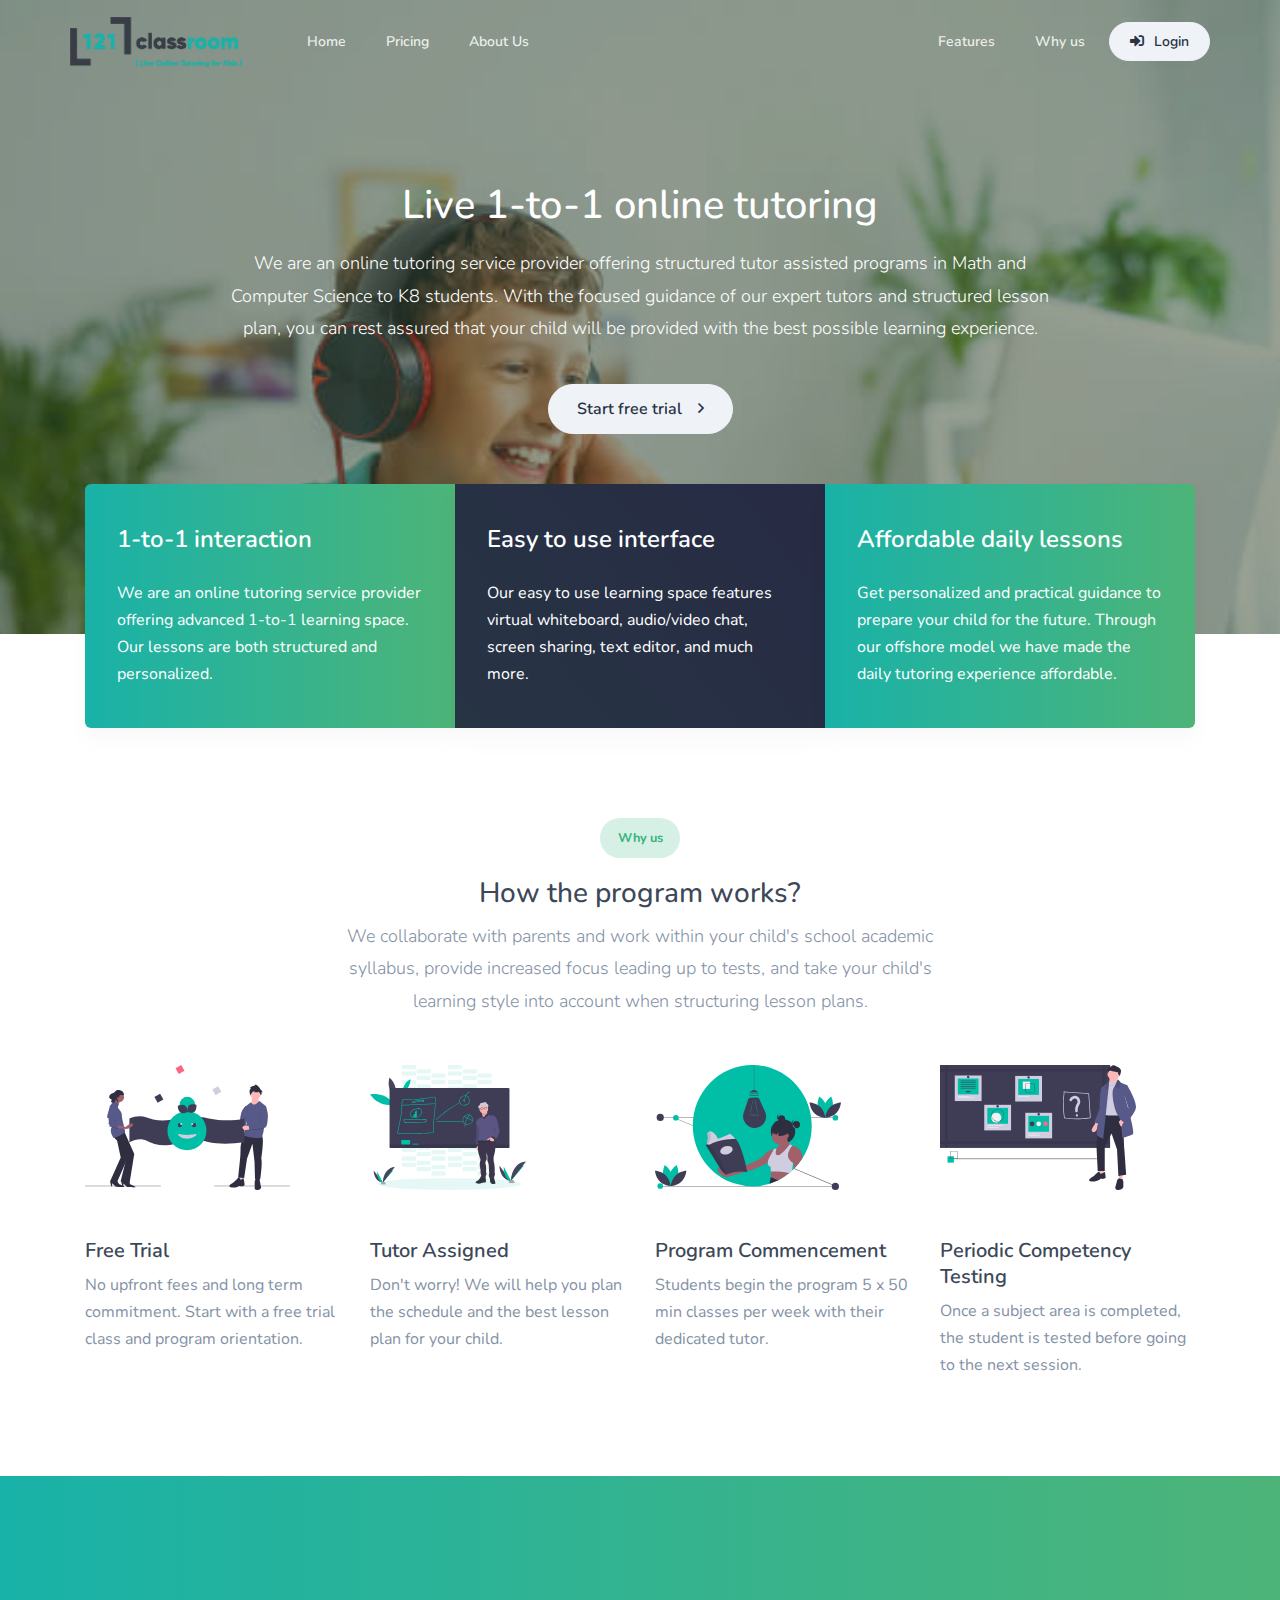
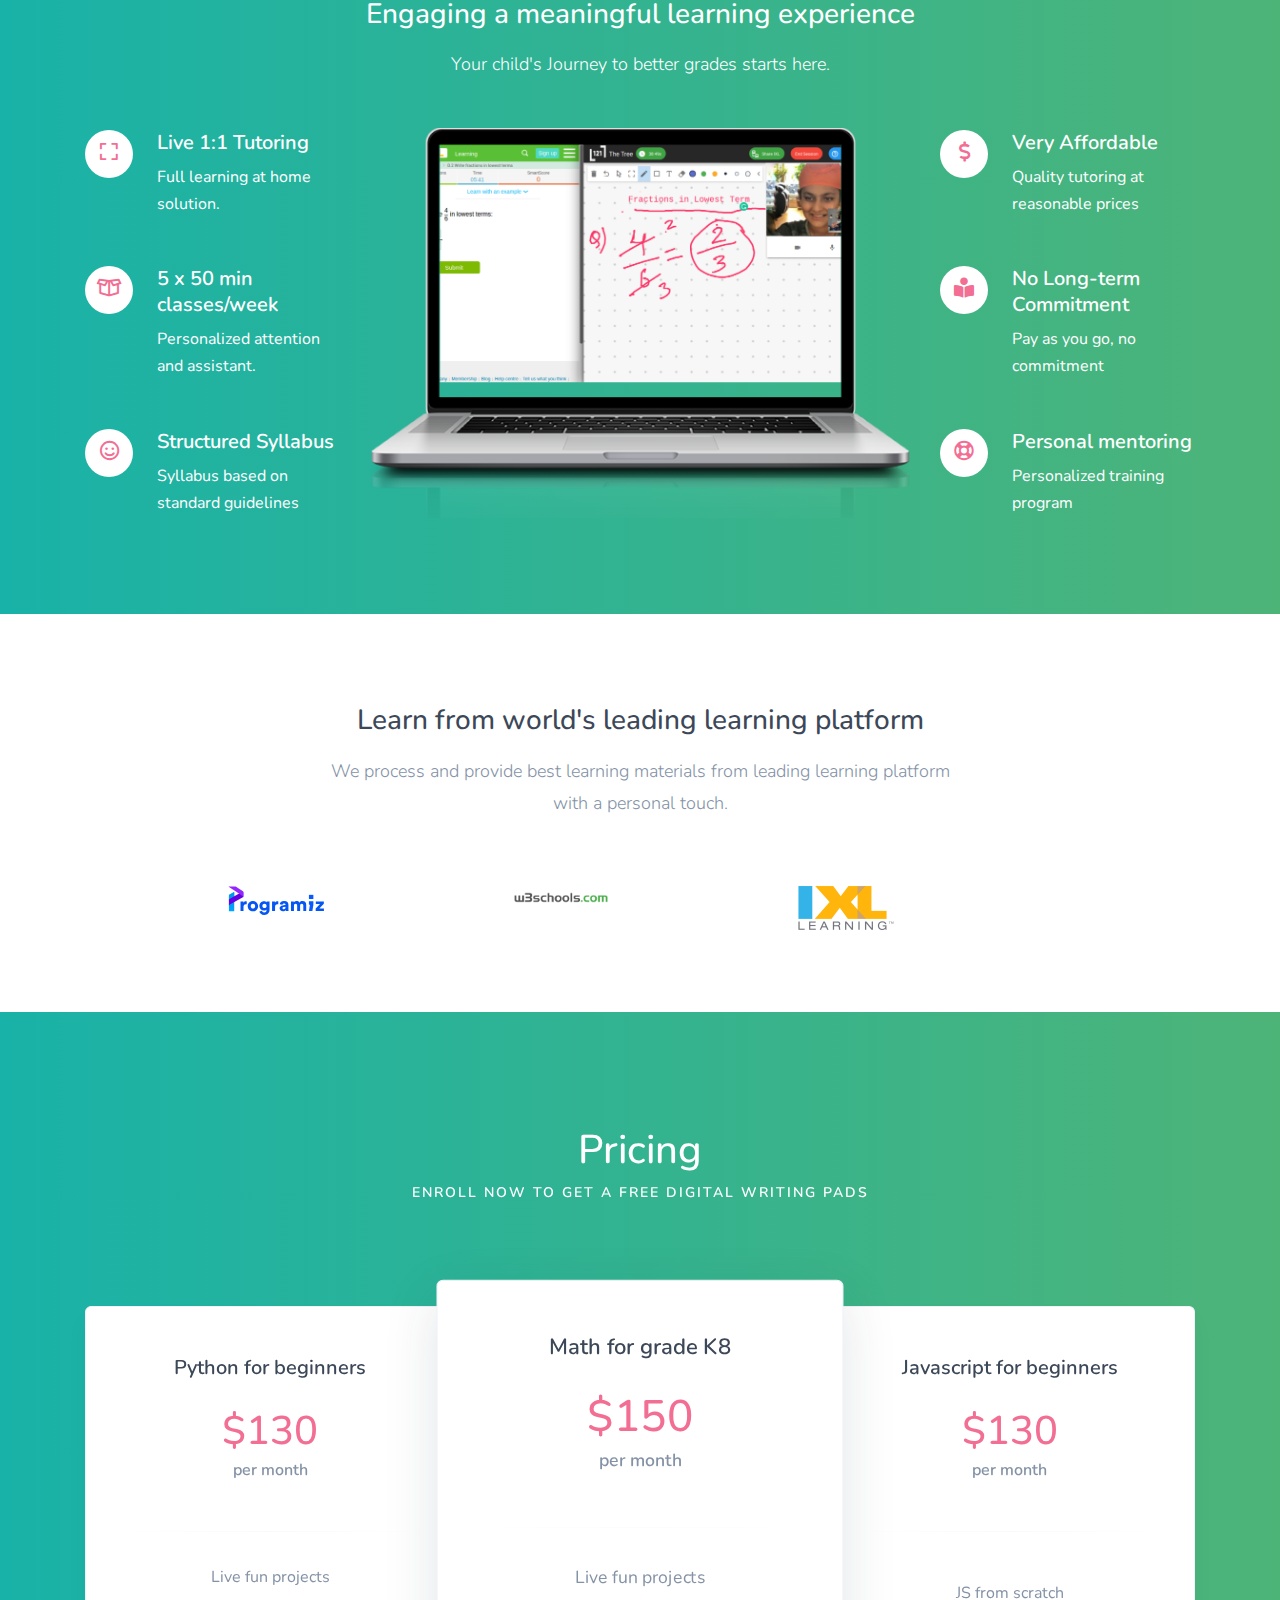
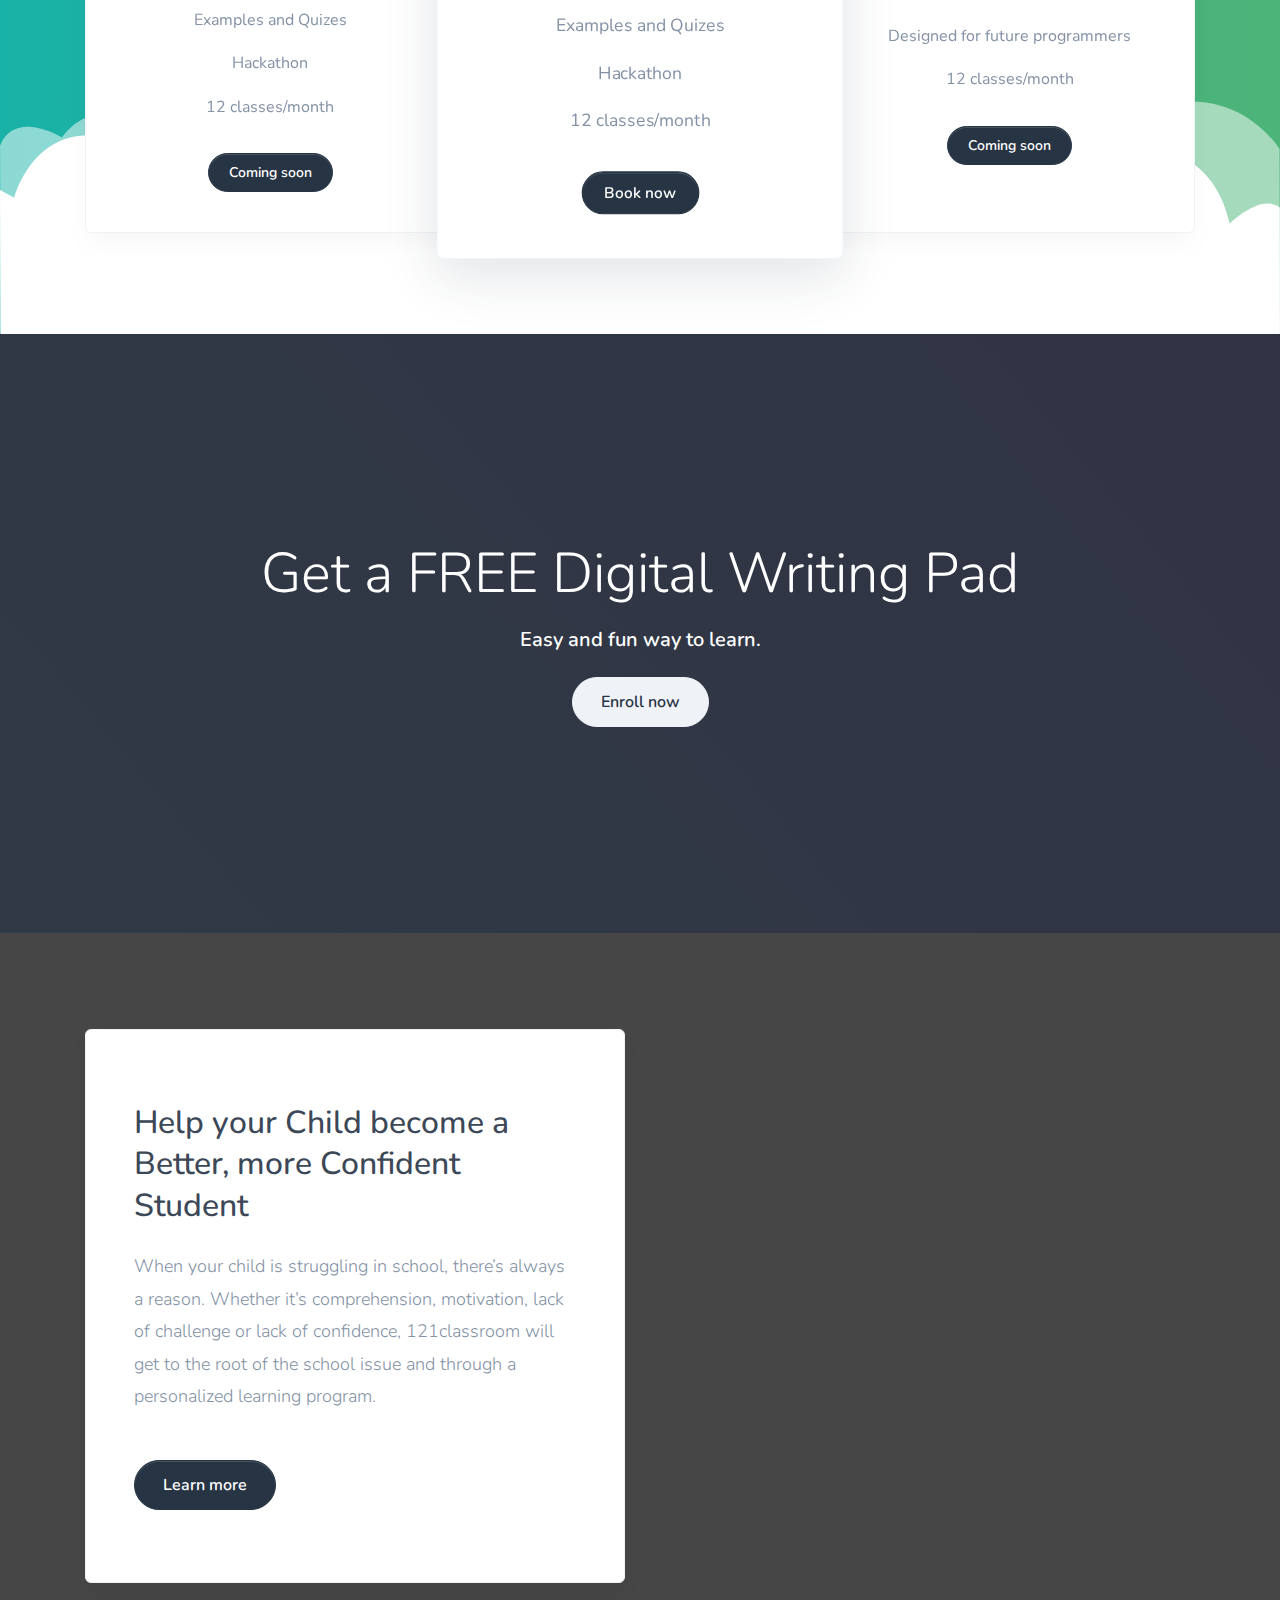
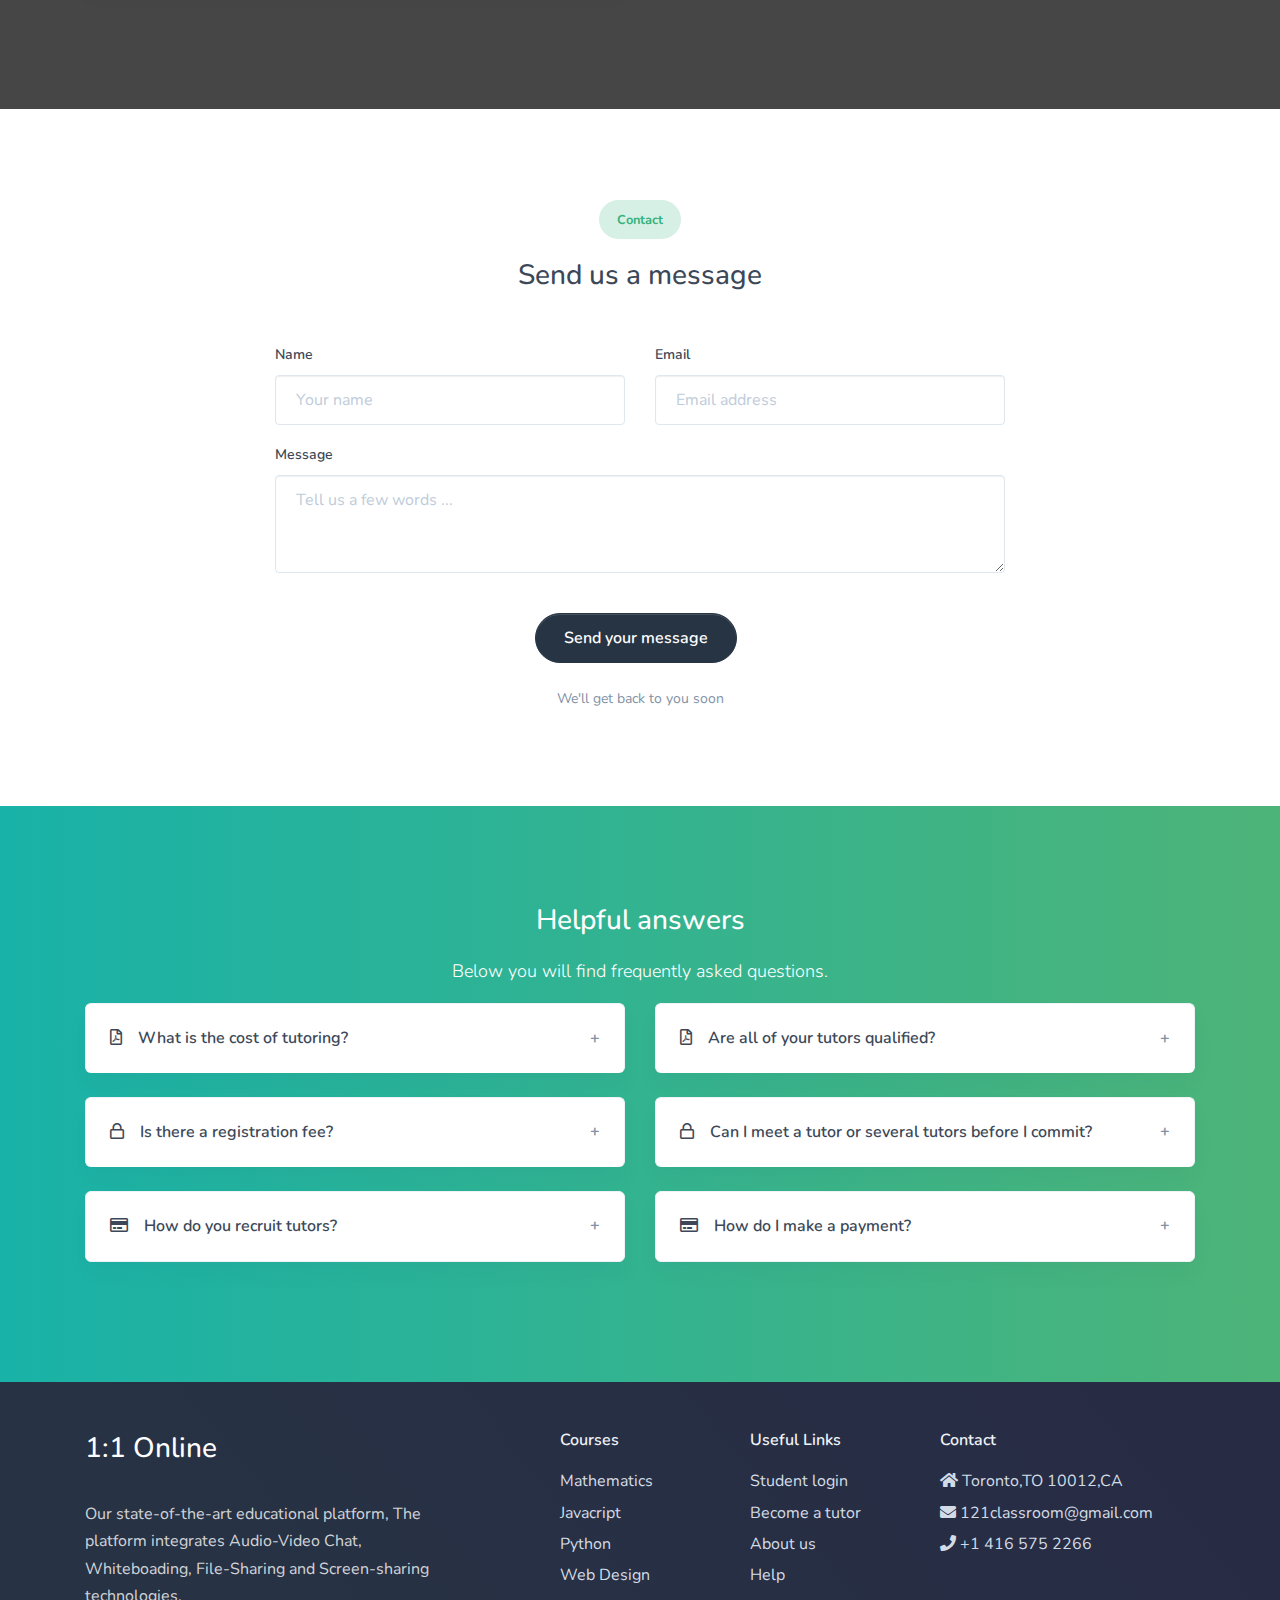
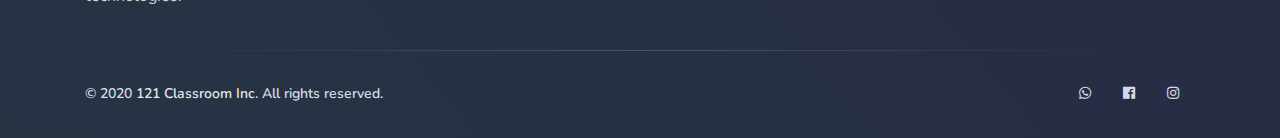
<file: index.html>
<!DOCTYPE html>
<html lang="en">
<head>
  <meta charset="utf-8">
  <meta name="viewport" content="width=device-width, initial-scale=1, shrink-to-fit=no">
  <meta name="description" content="121classroom – A new revolution in online education">
  <meta name="author" content="121classroom">
  <title>1-to-1 Online Tutoring</title>
  <!-- Favicon -->
  <link rel="icon" href="assets/img/brand/121.png" type="image/png">
  <!-- Font Awesome 5 -->
  <link rel="stylesheet" href="assets/libs/%40fortawesome/fontawesome-pro/css/all.min.css">
  <link type="text/css" href="assets/libs/swiper/dist/css/swiper.min.css" rel="stylesheet">

  <link rel="stylesheet" href="assets/css/121.css">
</head>

<body>
  <header class="header header-transparent" id="header-main">
    <!-- Topbar -->
 
    <!-- Main navbar -->
    <nav class="navbar navbar-main navbar-expand-lg navbar-transparent navbar-dark bg-dark" id="navbar-main">
      <div class="container px-lg-0">
        <!-- Logo -->
        <a class="navbar-brand mr-lg-5" href="index.html">
          <img alt="Image placeholder" src="assets/img/brand/121.png" id="navbar-logo" style="height: 50px;">
        </a>
        <!-- Navbar collapse trigger -->
        <button class="navbar-toggler pr-0" type="button" data-toggle="collapse" data-target="#navbar-main-collapse" aria-controls="navbar-main-collapse" aria-expanded="false" aria-label="Toggle navigation">
          <span class="navbar-toggler-icon"></span>
        </button>
        <!-- Navbar nav -->
        <div class="collapse navbar-collapse" id="navbar-main-collapse">
          <ul class="navbar-nav align-items-lg-center">
            <!-- Top menu  -->
            <li class="nav-item ">
              <a class="nav-link" href="">Home</a>
            </li>
            <li class="nav-item ">
              <a class="nav-link" href="index.html#pricing">Pricing</a>
            </li>
            <li class="nav-item ">
              <a class="nav-link" href="aboutus.html">About Us</a>
            </li>
           
          </ul>
          <ul class="navbar-nav align-items-lg-center ml-lg-auto">

            <li class="nav-item d-lg-none d-xl-block">
              <a class="nav-link" href="index.html#features">Features</a>
            </li>
         
            <li class="nav-item d-lg-none d-xl-block">
              <a class="nav-link" href="index.html#why-us">Why us</a>
            </li>
            <li class="nav-item mr-0">
              <a href="" target="_blank" class="nav-link d-lg-none">Login</a>
              <a href="" target="_blank" class="btn btn-sm btn-secondary btn-icon rounded-pill d-none d-lg-inline-flex" data-toggle="tooltip" data-placement="left" title="">
                <span class="btn-inner--icon"><i class="fas fa-sign-in-alt"></i></span>
                <span class="btn-inner--text">Login</span>
              </a>
            </li>
          </ul>
        </div>
      </div>
    </nav>
  </header>

  <!-- Top menu ending -->

  <div class="main-content">
    <!-- 121 landing page -->
    <section class="slice slice-xl bg-cover bg-size--cover pb-200" data-offset-top="#header-main" style="background-image: url('assets/img/backgrounds/canada2.jpg'); background-position: center center;  background-repeat: no-repeat;background-attachment: fixed; background-size: cover; background-color: #464646;">
      <span class="mask bg-dark opacity-5"></span>
      <div class="container pt-7">
        <div class="row">
          <div class="col-lg-12">
            <div class="text-center">
              <h1 class="text-white mb-3">Live 1-to-1 online tutoring</h1>
              <p class="lead text-white lh-180 w-75 mx-auto">We are an online tutoring service provider offering structured tutor assisted programs in Math and Computer Science to K8 students. With the focused guidance of our expert tutors and structured lesson plan, you can rest assured that your child will be provided with the best possible learning experience.</p>
              <a href="#" class="btn btn-secondary btn-icon rounded-pill hover-translate-y-n3 mt-4">
                <span class="btn-inner--text">Start free trial</span>
                <span class="btn-inner--icon"><i class="far fa-angle-right"></i></span>
              </a>
            </div>
          </div>
        </div>
      </div>
    </section>
<!-- Ending landing page -->


    <!-- Three cards -->
    <section class="slice slice-lg pt-lg-0">
      <div class="container">
        <div class="card-group flex-column flex-lg-row">
          <div class="card bg-gradient-primary border-0 px-2 py-3 mt--150">
            <div class="card-body">
              <h5 class="h4 text-white">1-to-1 interaction</h5>
              <p class="mt-4 mb-0 text-white">
                We are an online tutoring service provider offering advanced 1-to-1 learning space. Our lessons are both structured and personalized.
              </p>
            </div>
          </div>
          <div class="card bg-gradient-dark border-0 px-2 py-3 mt--150">
            <div class="card-body">
              <h5 class="h4 text-white">Easy to use interface</h5>
              <p class="mt-4 mb-0 text-white">
               Our easy to use learning space features virtual whiteboard,
                audio/video chat, screen sharing, text
                editor, and much more.
              </p>
            </div>
          </div>
          <div class="card bg-gradient-primary border-0 px-2 py-3 mt--150">
            <div class="card-body">
              <h5 class="h4 text-white">Affordable daily lessons</h5>
              <p class="mt-4 mb-0 text-white">
                Get personalized and practical guidance to prepare your child for the future. Through our offshore model we have made the daily tutoring experience affordable.
              </p>
            </div>
          </div>
        </div>
      </div>
    </section>

  <!-- three cards ending -->

   
<!-- Laptop section -->
    <section class="slice slice-lg" id="why-us">
      <div class="container">
        <div class="mb-5 text-center">
          <span class="badge badge-soft-success badge-pill badge-lg">
            Why us
          </span>
          <h3 class=" mt-4">How the program works?</h3>
          <div class="fluid-paragraph mt-2">
            <p class="lead lh-180">We collaborate with parents and work within your child's school academic syllabus, provide increased focus leading up to tests, and take your child's learning style into account when structuring lesson plans.</p>
          </div>
        </div>
        <div class="row row-grid">
          <div class="col-lg-3">
            <div class="">
              <div class="pb-5">
                <div class="">
                  <img alt="Image placeholder" src="assets/img/brand/free.svg"  style="height: 125px; width: auto;">
                </div>
              </div>
              <h5 class="font-weight-bold">Free Trial</h5>
              <p class="mt-2 mb-0">No upfront fees and long term commitment. Start with a free trial class and program orientation.</p>
            </div>
          </div>
          <div class="col-lg-3">
            <div class="">
              <div class="pb-5">
                <div class="">
                  <img alt="Image placeholder" src="assets/img/brand/tutor.svg"  style="height: 125px; width: auto;">
                </div>
              </div>
              <h5 class="font-weight-bold">Tutor Assigned</h5>
              <p class="mt-2 mb-0">Don't worry! We will help you plan the schedule and the best lesson plan for your child.</p>
            </div>
          </div>
          <div class="col-lg-3">
            <div class="">
              <div class="pb-5">
                <div class="">
                  <img alt="Image placeholder" src="assets/img/brand/learn.svg"  style="height: 125px; width: auto;">
                </div>
              </div>
              <h5 class="font-weight-bold">Program Commencement</h5>
              <p class="mt-2 mb-0">Students begin the program 5 x 50 min classes per week with their dedicated tutor.</p>
            </div>
          </div>
          <div class="col-lg-3">
            <div class="">
              <div class="pb-5">
                <div class="">
                  <img alt="Image placeholder" src="assets/img/brand/test.svg"  style="height: 125px; width: auto;">
                </div>
              </div>
              <h5 class="font-weight-bold">Periodic Competency Testing</h5>
              <p class="mt-2 mb-0">Once a subject area is completed, the student is tested before going to the next session.</p>
            </div>
          </div>
        </div>
      </div>
    </section>
     <section class="slice slice-lg bg-gradient-primary" id="features">
      <div class="container">
        <div class="mb-5 text-center">
          <h3 class="text-white mt-4">Engaging a meaningful learning experience</h3>
          <div class="fluid-paragraph mt-3">
            <p class="lead lh-180 text-white">Your child's Journey to better grades starts here.</p>
          </div>
        </div>
        <div class="row row-grid align-items-center">
          <div class="col-lg-3">
            <div class="d-flex align-items-start mb-5">
              <div class="pr-4">
                <div class="icon icon-shape bg-white text-primary box-shadow-3 rounded-circle">
                  <i class="far fa-expand"></i>
                </div>
              </div>
              <div class="icon-text">
                <h5 class="h5 text-white">Live 1:1 Tutoring</h5>
                <p class="mb-0 text-white">Full learning at home solution.</p>
              </div>
            </div>
            <div class="d-flex align-items-start mb-5">
              <div class="pr-4">
                <div class="icon icon-shape bg-white text-primary box-shadow-3 rounded-circle">
                  <i class="far fa-box-open"></i>
                </div>
              </div>
              <div class="icon-text">
                <h5 class="text-white">5 x 50 min classes/week</h5>
                <p class="mb-0 text-white">Personalized attention and assistant.</p>
              </div>
            </div>
            <div class="d-flex align-items-start">
              <div class="pr-4">
                <div class="icon icon-shape bg-white text-primary box-shadow-3 rounded-circle">
                  <i class="far fa-smile"></i>
                </div>
              </div>
              <div class="icon-text">
                <h5 class="text-white">Structured Syllabus</h5>
                <p class="mb-0 text-white">Syllabus based on standard guidelines</p>
              </div>
            </div>
          </div>
          <div class="col-lg-6">
            <div class="position-relative" style="z-index: 10;">
              <img alt="Image placeholder" src="assets/img/spotlight/pc.png" class="img-center img-fluid">
            </div>
          </div>
          <div class="col-lg-3">
            <div class="d-flex align-items-start mb-5">
              <div class="pr-4">
                <div class="icon icon-shape bg-white text-primary box-shadow-3 rounded-circle">
                  <i class="far fa-dollar-sign"></i>
                </div>
              </div>
              <div class="icon-text">
                <h5 class="text-white">Very Affordable</h5>
                <p class="mb-0 text-white">Quality tutoring at reasonable prices</p>
              </div>
            </div>
            <div class="d-flex align-items-start mb-5">
              <div class="pr-4">
                <div class="icon icon-shape bg-white text-primary box-shadow-3 rounded-circle">
                  <i class="fas fa-book-reader"></i>
                </div>
              </div>
              <div class="icon-text">
                <h5 class="text-white">No Long-term Commitment</h5>
                <p class="mb-0 text-white">Pay as you go, no commitment</p>
              </div>
            </div>
            <div class="d-flex align-items-start">
              <div class="pr-4">
                <div class="icon icon-shape bg-white text-primary box-shadow-3 rounded-circle">
                  <i class="far fa-life-ring"></i>
                </div>
              </div>
              <div class="icon-text">
                <h5 class="text-white">Personal mentoring</h5>
                <p class="mb-0 text-white">Personalized training program</p>
              </div>
            </div>
          </div>
        </div>
      </div>
    </section>
    <!-- ending -->

    <!-- learn from -->
   
    <div id="clients-clients-1" title="clients/clients-1.html">
      <section class="slice clients">
        <div class="container">
          <div class="mb-5 text-center">
            <h3 class=" mt-4">Learn from world's leading learning platform</h3>
            <div class="fluid-paragraph mt-3">
              <p class="lead lh-180"> We process and provide best learning materials from leading learning platform with a personal touch.</p>
            </div>
          </div>
          <div class="client-group row justify-content-center">
            <div class="client col-lg-3 col-md-3 col-4 py-3">
              <img alt="Image placeholder" src="assets/img/clients/svg/programiz.svg">
            </div>
            
            <div class="client col-lg-3 col-md-3 col-4 py-3">
              <img alt="Image placeholder" src="assets/img/clients/svg/w3.webp">
            </div>
           
            <div class="client col-lg-3 col-md-3 col-4 py-3">
              <img alt="Image placeholder" src="assets/img/clients/svg/ixl.png">
            </div>
           
          
          </div>
        </div>
      </section>
    </div>

  <!-- Ending -->
    <!-- pricing -->
    <section class="slice pb-250 bg-gradient-primary" id="pricing">
      <div class="container pt-5 mb--150 position-relative" style="z-index: 10;">
        <div class="row row-grid justify-content-center mb-7">
          <div class="col-lg-6 text-center">
            <h2 class="h1 text-white">Pricing
            </h2>
            <h6 class="text-sm text-uppercase ls-2 text-white">Enroll now to get a free digital writing pads
            </h6>
          </div>
        </div>
        <div class="pricing card-group flex-column flex-md-row">
          <div class="card card-pricing text-center">
            <div class="card-header py-5 border-0 delimiter-bottom">
              <span class="d-block h5 mb-4">Python for beginners</span>
              <div class="h1 text-primary text-center mb-0" data-pricing-value="40">$<span class="price">130</span></div>
              <span class="h6 text-muted">per month</span>
            </div>
            <div class="card-body">
              <ul class="list-unstyled mb-4">
                <li>Live fun projects</li>
                <li>Examples and Quizes</li>
                <li>Hackathon</li>
                <li>12 classes/month</li>
              </ul>
              <button type="button" class="btn btn-sm rounded-pill btn-dark mb-3">Coming soon</button>
            </div>
          </div>
          <div class="card card-pricing rounded text-center scale-110 shadow-lg popular">
            <div class="card-header py-5 border-0 delimiter-bottom">
              <span class="d-block h5 mb-4">Math for grade K8</span>
              <div class="h1 text-primary text-center mb-0" data-pricing-value="80">$<span class="price">150</span></div>
              <span class="h6 text-muted">per month</span>
            </div>
            <div class="card-body">
              <ul class="list-unstyled mb-4">
                <li>Live fun projects</li>
                <li>Examples and Quizes</li>
                <li>Hackathon</li>
                <li>12 classes/month</li>
              </ul>
              <button type="button" class="btn btn-sm rounded-pill btn-dark mb-3">Book now</button>
            </div>
          </div>
          <div class="card card-pricing text-center">
            <div class="card-header py-5 border-0 delimiter-bottom">
              <span class="d-block h5 mb-4">Javascript for beginners</span>
              <div class="h1 text-primary text-center mb-0" data-pricing-value="120">$<span class="price">130</span></div>
              <span class="h6 text-muted">per month</span>
            </div>
            <div class="card-body">
              <ul class="list-unstyled mb-4">
                <li></li>
                <li>JS from scratch</li>
                <li>Designed for future programmers</li>
                <li>12 classes/month</li>
              </ul>
              <button type="button" class="btn btn-sm rounded-pill btn-dark mb-3">Coming soon</button>
            </div>
          </div>
        </div>
      </div>
      <div class="shape-container" data-shape-position="bottom">
        <svg preserveAspectRatio="none" xmlns="http://www.w3.org/2000/svg" viewBox="0 0 1437.24 372.58" class="ie-shape-clouds">
          <path class="fill-section-primary" d="M1.35,97.76.5-189l16,8.88s28.43-111.93,145.68-53.3c0,0,42.13-28.11,63.71,9.81,0,0,30.73-57.54,90.88-11.11,0,0,136-132.07,196.8,86.3,0,0,86.3-171.3,234.72,5.23,0,0,39.23-102.65,143.19-22.23,0,0,5.88-113.11,149.07-61.46,0,0,68.65-100,189-11.11,0,0,126.84-28.11,151.69,87,0,0,34.65-34.65,56.23-18.31l.33,267.1Z" transform="translate(-0.5 400)" />
          <path class="fill-section-primary opacity-5" d="M.56-113.82,1.35,97.76H1437.74l-.55-207.55s-62.35-102.82-192-23.19c0,0-50.05-64.84-110.35-5.69,0,0-22.75-37.54-52.33-13.65,0,0-18.2-75.08-87.59-30.71,0,0-29.58-18.2-36.4,8,0,0-101.25-122.86-167.23,18.2,0,0-78.49-60.29-137.65,12.51,0,0-35.27-26.16-52.33-1.14,0,0-2.28-27.3-36.4-11.38,0,0-31.85-52.33-91-21.61,0,0-48.92-64.84-111.48-6.83,0,0-62.88-21.69-72.81,29.58,0,0-44.91-23.4-43.23,19.34,0,0-39.82-51.19-81.91,4.55,0,0-54.6-44.37-94.42,9.1C70-122.74,17.56-154.95.56-113.82Z" transform="translate(-0.5 274.83)" />
        </svg>
      </div>
    </section>

    <!-- end of pricing -->


<!-- free digital pad -->
<section class="slice-video slice-xl d-flex align-items-center bg-cover bg-size--cover" style="background-image: url(assets/img/backgrounds/kidtab.jpg);background-position: center center;  background-repeat: no-repeat;background-attachment: fixed; background-size: cover; background-color: #464646;">
  <span class="mask bg-gradient-dark opacity-7"></span>
  <div class="container">
    <div class="col">
      <div class="row justify-content-center">
        <div class="col-md-10 text-center">
          <h2 class="display-4 text-white">
            Get a FREE Digital Writing Pad
          <h5 class="text-white mt-3">Easy and fun way to learn.</h5>
          <button type="button" class="btn mt-3 rounded-pill  btn-secondary">
          <span class="btn-inner--visible">Enroll now</span>
          </button>
        </div>
      </div>
    </div>
  </div>
</section>
<!-- ending -->
    
    


    <!-- child section -->
    <section class="slice slice-lg bg-cover bg-size--cover" style="background-image: url('assets/img/backgrounds/img-3.jpg'); background-position: center center;  background-repeat: no-repeat;background-attachment: fixed; background-size: cover; background-color: #464646;">
      <div class="container">
        <div class="row">
          <div class="col-lg-6">
            <div class="card py-5 px-4 box-shadow-3">
              <div class="card-body">
                <h6 class="h2">
                  Help your Child become a Better, more Confident Student
                </h6>
                <p class="lead lh-180 mt-4">When your child is struggling in school, there’s always a reason. Whether it’s comprehension, motivation, lack of challenge or lack of confidence, 121classroom will get to the root of the school issue and through a personalized learning program.</p>
                <div class="btn-container mt-5">
                  <a href="#" class="btn btn-dark rounded-pill">Learn more</a>
                </div>
              </div>
            </div>
          </div>
        </div>
      </div>
    </section>
    <!-- ending -->
   
  


    <!-- send us message -->
    <section class="slice slice-lg" id="sct_contact_form">
      <div class="container">
        <div class="mb-5 text-center">
          <span class="badge badge-soft-success badge-pill badge-lg">
            Contact
          </span>
          <h3 class="mt-4">Send us a message</h3>
        </div>
        <div class="row justify-content-center">
          <div class="col-lg-8">
            <form>
              <div class="row">
                <div class="col-md-6">
                  <div class="form-group">
                    <label class="form-control-label">Name</label>
                    <input class="form-control" type="text" placeholder="Your name">
                  </div>
                </div>
                <div class="col-md-6">
                  <div class="form-group">
                    <label class="form-control-label">Email</label>
                    <input class="form-control" type="text" placeholder="Email address">
                  </div>
                </div>
              </div>
              
              <div class="row">
                <div class="col-md-12">
                  <div class="form-group">
                    <label class="form-control-label">Message</label>
                    <textarea class="form-control" data-toggle="autosize" placeholder="Tell us a few words ..." rows="3"></textarea>
                  </div>
                </div>
              </div>
              <div class="text-center mt-4">
                <button type="button" class="btn btn-dark rounded-pill">Send your message</button>
                <span class="d-block mt-4 text-sm">We'll get back to you soon</span>
              </div>
            </form>
          </div>
        </div>
      </div>
    </section>
    <!-- ending -->
   

    <!-- FAQ -->

    <section class="slice slice-lg bg-gradient-primary">
      <div class="container">
        <div class="text-center text-white">
          <h3 class="text-white">Helpful answers</h3>
          <div class="fluid-paragraph mt-3">
            <p class="lead lh-180">
Below you will find frequently asked questions.</p>
          </div>
        </div>
        <div class="row">
          <div class="col-xl-6">
            <div id="accordion-1" class="accordion accordion-spaced">
              <!-- Accordion card 1 -->
              <div class="card">
                <div class="card-header py-4" id="heading-1-1" data-toggle="collapse" role="button" data-target="#collapse-1-1" aria-expanded="false" aria-controls="collapse-1-1">
                  <h6 class="mb-0"><i class="far fa-file-pdf mr-3"></i>What is the cost of tutoring?</h6>
                </div>
                <div id="collapse-1-1" class="collapse" aria-labelledby="heading-1-1" data-parent="#accordion-1">
                  <div class="card-body">
                    <p>Your first session is FREE trial. Thereafter, prices for small group tuition start at £130 for programming course; Whilst 1-to-1 maths tuition begins at $150 per hour. Our International English school and short training and mentoring courses are individually priced.</p>
                  </div>
                </div>
              </div>
              <!-- Accordion card 2 -->
              <div class="card">
                <div class="card-header py-4" id="heading-1-2" data-toggle="collapse" role="button" data-target="#collapse-1-2" aria-expanded="false" aria-controls="collapse-1-2">
                  <h6 class="mb-0"><i class="far fa-lock mr-3"></i>Is there a registration fee?
                  </h6>
                </div>
                <div id="collapse-1-2" class="collapse" aria-labelledby="heading-1-2" data-parent="#accordion-1">
                  <div class="card-body">
                    <p>No,  we do not require an on-off registration administration fee.</p>
                  </div>
                </div>
              </div>
              <!-- Accordion card 3 -->
              <div class="card">
                <div class="card-header py-4" id="heading-1-3" data-toggle="collapse" role="button" data-target="#collapse-1-3" aria-expanded="false" aria-controls="collapse-1-3">
                  <h6 class="mb-0"><i class="far fa-credit-card mr-3"></i>How do you recruit tutors?</h6>
                </div>
                <div id="collapse-1-3" class="collapse" aria-labelledby="heading-1-3" data-parent="#accordion-1">
                  <div class="card-body">
                    <p>We have a precise screening, interview, and training process. We are highly selective and test teaching skills, rapport-building and empathy skills, reflection skills, and genuine devotion to children.</p>
                  </div>
                </div>
              </div>
            </div>
          </div>
          <div class="col-xl-6">
            <div id="accordion-2" class="accordion accordion-spaced">
              <!-- Accordion card 1 -->
              <div class="card">
                <div class="card-header py-4" id="heading-2-1" data-toggle="collapse" role="button" data-target="#collapse-2-1" aria-expanded="false" aria-controls="collapse-2-1">
                  <h6 class="mb-0"><i class="far fa-file-pdf mr-3"></i>Are all of your tutors qualified?</h6>
                </div>
                <div id="collapse-2-1" class="collapse" aria-labelledby="heading-2-1" data-parent="#accordion-2">
                  <div class="card-body">
                    <p>Yes, all of our expert tutors are well trained. We encourage applications from various individuals and a breadth of disciplines, including self-employed tutors, graduates with experience working with children in more creative settings, and voluntary programs.</p>
                  </div>
                </div>
              </div>
              <!-- Accordion card 2 -->
              <div class="card">
                <div class="card-header py-4" id="heading-2-2" data-toggle="collapse" role="button" data-target="#collapse-2-2" aria-expanded="false" aria-controls="collapse-2-2">
                  <h6 class="mb-0"><i class="far fa-lock mr-3"></i>Can I meet a tutor or several tutors before I commit?
                  </h6>
                </div>
                <div id="collapse-2-2" class="collapse" aria-labelledby="heading-2-2" data-parent="#accordion-2">
                  <div class="card-body">
                    <p>Our expert team is deliberately small, as we offer attentive, personalized service, so we know our children. We have a small staff pool to maintain that provides a well-informed, hand-on approach to our clients. We will discuss your child’s need over the telephone, and the first meeting is always a free consultation/tutoring session. We will discuss your plans/vision for your child and any other details before they begin the first tutorial with your child.</p>
                  </div>
                </div>
              </div>
              <!-- Accordion card 3 -->
              <div class="card">
                <div class="card-header py-4" id="heading-2-3" data-toggle="collapse" role="button" data-target="#collapse-2-3" aria-expanded="false" aria-controls="collapse-2-3">
                  <h6 class="mb-0"><i class="far fa-credit-card mr-3"></i>How do I make a payment?</h6>
                </div>
                <div id="collapse-2-3" class="collapse" aria-labelledby="heading-2-3" data-parent="#accordion-2">
                  <div class="card-body">
                    <p>Payment is scheduled per calendar month in progress by either direct debit or bank transfer.</p>
                  </div>
                </div>
              </div>
            </div>
          </div>
        </div>
      </div>
    </section>
    <!-- Ending -->

    

    <!-- Footer -->
  <footer id="footer-main">
    <div class="footer footer-dark bg-gradient-dark">
      <div class="container">
        <div class="row pt-md">
          <div class="col-lg-4 mb-1 mb-lg-0">
            <a href="">
              <h3 class="text-white">1:1 Online</h3>
            </a>
            <p>
            </br>
              Our state-of-the-art educational platform, The platform integrates Audio-Video Chat, Whiteboading, File-Sharing and Screen-sharing technologies.</p>
          </div>
          <div class="col-lg-2 col-6 col-sm-4 ml-lg-auto mb-5 mb-lg-0">
            <h6 class="heading mb-3">Courses</h6>
            <ul class="list-unstyled">
              <li><a href="">Mathematics</a></li>
              <li><a href="">Javacript</a></li>
              <li><a href="">Python</a></li>
              <li><a href="">Web Design</a></li>
            </ul>
          </div>
          <div class="col-lg-2 col-6 col-sm-4 mb-5 mb-lg-0">
            <h6 class="heading mb-3">Useful Links</h6>
            <ul class="list-unstyled text-small">
              <li><a href="#">Student login</a></li>
              <li><a href="#">Become a tutor</a></li>
              <li><a href="#">About us</a></li>
              <li><a href="#">Help</a></li>
            </ul>
          </div>
          <div class="col-lg-3 col-sm-4 mb-5 mb-lg-0">
            <h6 class="heading mb-3">Contact</h6>
            <ul class="list-unstyled">
              <li><a href="#">
                <i class="fas fa-home"></i>
                Toronto,TO 10012,CA</a></li>
              <li><a href="#"><i class="fas fa-envelope"></i> 121classroom@gmail.com</a></li>
              <li></i><a href="#"><i class="fas fa-phone"></i> +1 416 575 2266</a></li>
            </ul>
          </div>
        </div>
        <div class="row align-items-center justify-content-md-between py-4 mt-4 delimiter-top">
          <div class="col-md-6">
            <div class="copyright text-sm font-weight-bold text-center text-md-left">
              &copy; 2020 <a href="" class="font-weight-bold" target="_blank">121 Classroom Inc</a>. All rights reserved.
            </div>
          </div>
          <div class="col-md-6">
            <ul class="nav justify-content-center justify-content-md-end mt-3 mt-md-0">
              <li class="nav-item">
                <a class="nav-link" href="" target="_blank">
                  <i class="fab fa-whatsapp"></i>
                </a>
              </li>
              <li class="nav-item">
                <a class="nav-link" href="" target="_blank">
                  <i class="fab fa-facebook"></i>
                </a>
              </li>
              <li class="nav-item">
                <a class="nav-link" href="" target="_blank">
                  <i class="fab fa-instagram"></i>
                </a>
              </li>
            </ul>
          </div>
        </div>
      </div>
    </div>
  </footer>
  <!-- Footer ending -->



  <script src="assets/js/corebootstrap.js"></script>

  <script src="assets/js/121.js"></script>
  <script src="assets/libs/swiper/dist/js/swiper.min.js"></script>

</body>

</html>
</file>
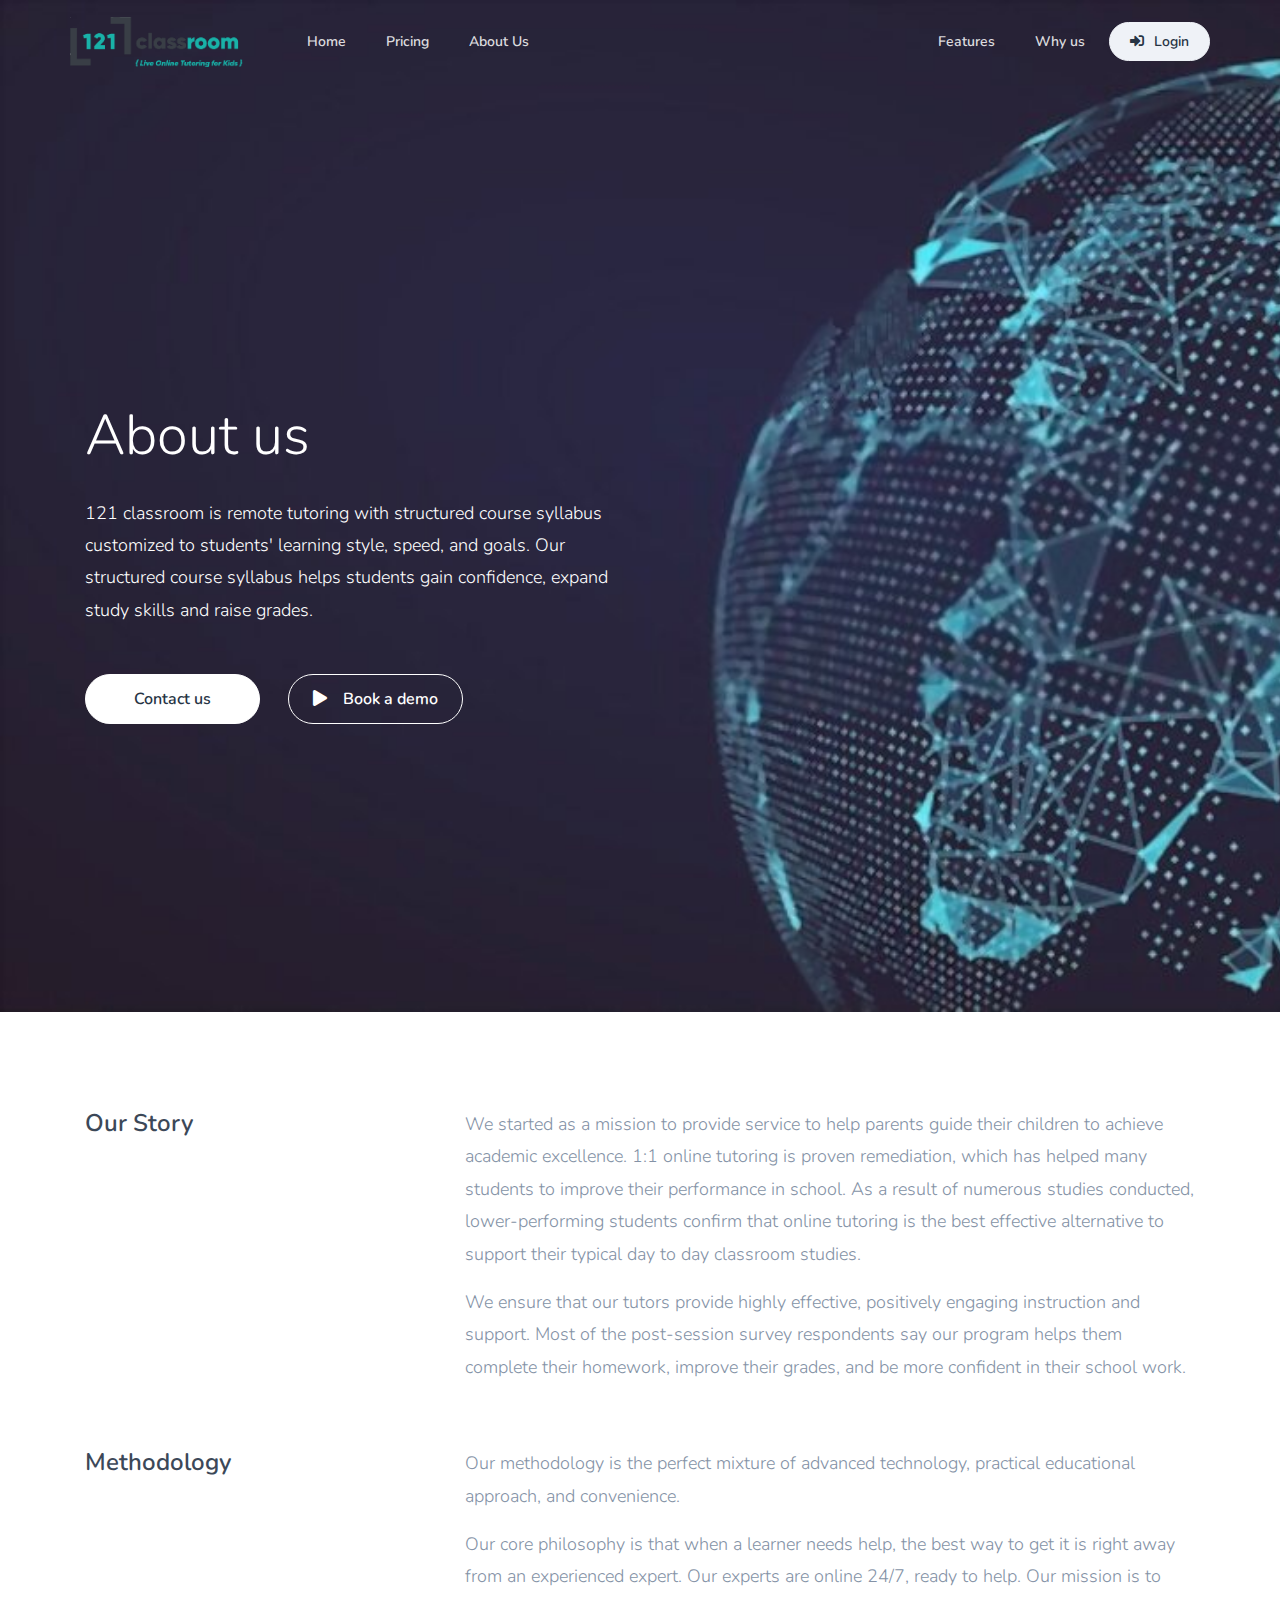
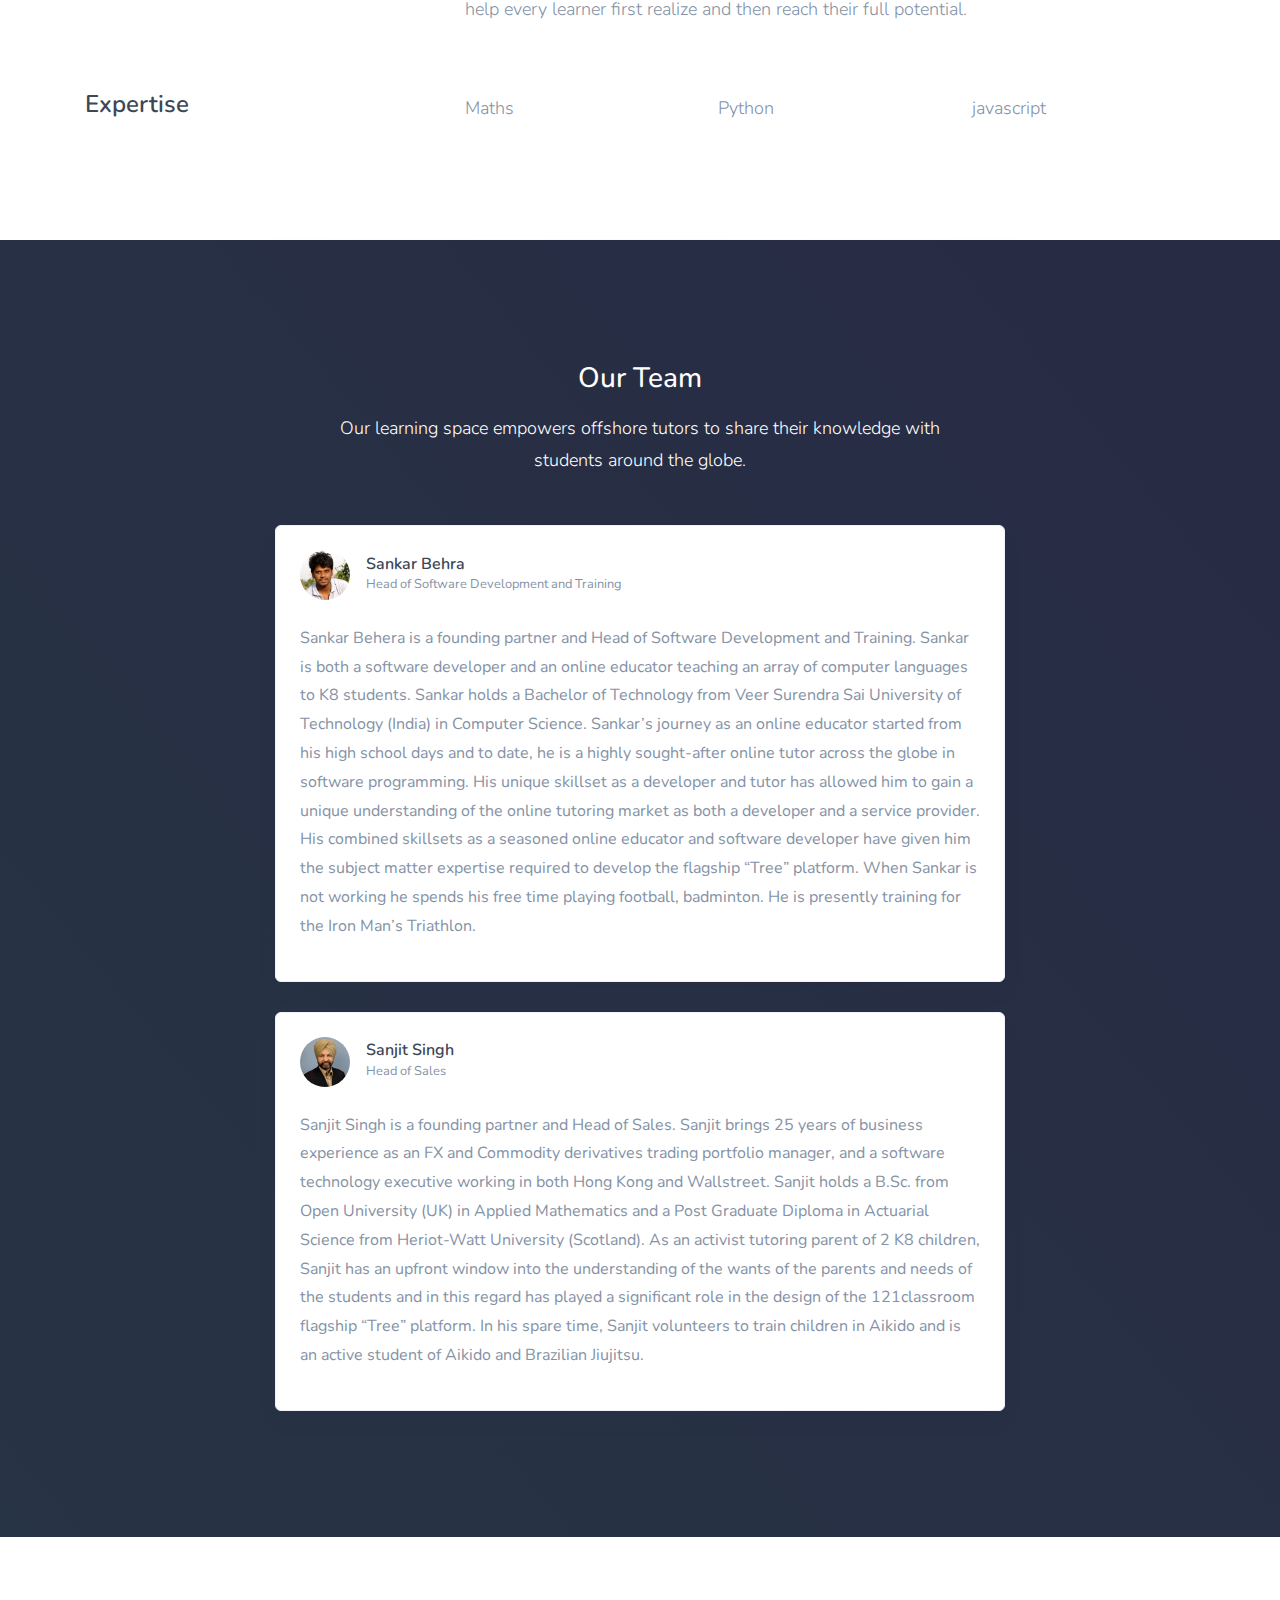
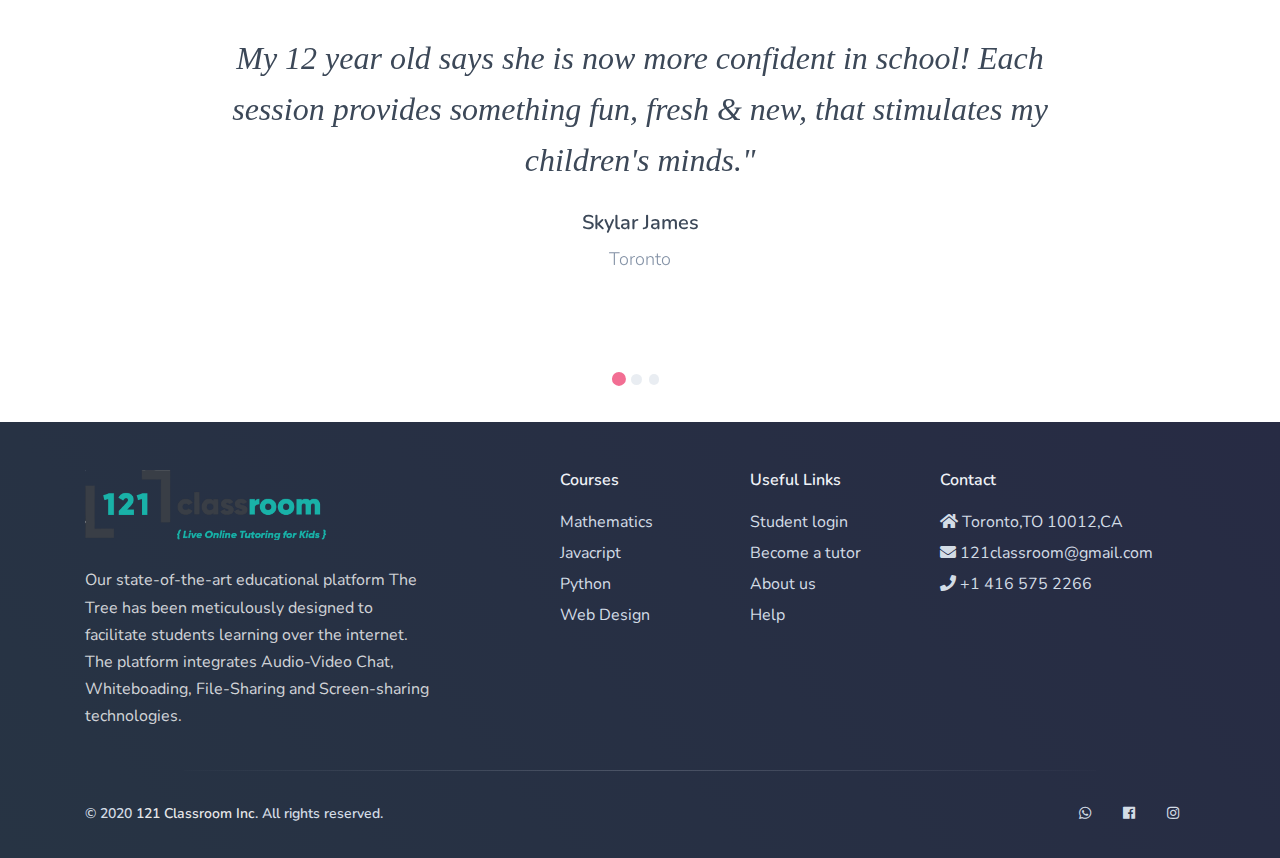
<file: aboutus.html>
<!DOCTYPE html>
<html lang="en">


<head>
  <meta charset="utf-8">
  <meta name="viewport" content="width=device-width, initial-scale=1, shrink-to-fit=no">
  <meta name="description" content="121classroom – A new revolution in online education">
  <meta name="author" content="121classroom">
  <title>1-to-1 Online Tutoring</title>
  <!-- Favicon -->
  <link rel="icon" href="assets/img/brand/121.png" type="image/png">
  <!-- Font Awesome 5 -->
  <link rel="stylesheet" href="assets/libs/%40fortawesome/fontawesome-pro/css/all.min.css">
  <link type="text/css" href="assets/libs/swiper/dist/css/swiper.min.css" rel="stylesheet">

  <link rel="stylesheet" href="assets/css/121.css">
</head>

<body>
  <header class="header header-transparent" id="header-main">
    <!-- Topbar -->
 
    <!-- Main navbar -->
    <nav class="navbar navbar-main navbar-expand-lg navbar-transparent navbar-dark bg-dark" id="navbar-main">
      <div class="container px-lg-0">
        <!-- Logo -->
        <a class="navbar-brand mr-lg-5" href="index.html">
          <img alt="Image placeholder" src="assets/img/brand/121.png" id="navbar-logo" style="height: 50px;">
        </a>
        <!-- Navbar collapse trigger -->
        <button class="navbar-toggler pr-0" type="button" data-toggle="collapse" data-target="#navbar-main-collapse" aria-controls="navbar-main-collapse" aria-expanded="false" aria-label="Toggle navigation">
          <span class="navbar-toggler-icon"></span>
        </button>
        <!-- Navbar nav -->
        <div class="collapse navbar-collapse" id="navbar-main-collapse">
          <ul class="navbar-nav align-items-lg-center">
            <!-- Home - Overview  -->
            <li class="nav-item ">
              <a class="nav-link" href="index.html">Home</a>
            </li>
            <!-- Pages menu -->
            <li class="nav-item ">
              <a class="nav-link" href="index.html#pricing">Pricing</a>
            </li>
            <!-- Sections menu -->
            <li class="nav-item ">
              <a class="nav-link" href="aboutus.html">About Us</a>
            </li>
           
          </ul>
          <ul class="navbar-nav align-items-lg-center ml-lg-auto">

            <li class="nav-item d-lg-none d-xl-block">
              <a class="nav-link" href="index.html#features">Features</a>
            </li>
         
            <li class="nav-item d-lg-none d-xl-block">
              <a class="nav-link" href="" target="_blank">Why us</a>
            </li>
            <li class="nav-item mr-0">
              <a href="" target="_blank" class="nav-link d-lg-none">Login</a>
              <a href="" target="_blank" class="btn btn-sm btn-secondary btn-icon rounded-pill d-none d-lg-inline-flex" data-toggle="tooltip" data-placement="left" title="">
                <span class="btn-inner--icon"><i class="fas fa-sign-in-alt"></i></span>
                <span class="btn-inner--text">Login</span>
              </a>
            </li>
          </ul>
        </div>
      </div>
    </nav>
  </header>

  <section class="spotlight bg-cover bg-size--cover" data-spotlight="fullscreen" style="background-image: url('assets/img/backgrounds/world.jpg');">
   
    <div class="spotlight-holder pt-9 pb-6 py-lg-0" style="height: 380px;">
      <div class="container d-flex align-items-center px-0">
        <div class="col">
          <div class="row row-grid">
            <div class="col-lg-6">
              <div class="py-6 text-center text-lg-left">
                <h2 class="display-4 text-white mb-4">About us</h2>
                <p class="lead lh-180 text-white">121 classroom is remote tutoring with structured course syllabus customized to students' learning style, speed, and goals. Our structured course syllabus helps students gain confidence, expand study skills and raise grades.</p>
                <div class="mt-5">
                  <a href="#" class="btn btn-white rounded-pill px-5 mr-lg-4 box-shadow-2">Contact us</a>
                  <a href="" class="btn btn-outline-white btn-icon rounded-pill px-4" data-fancybox="">
                    <span class="btn-inner--icon"><i class="fas fa-play"></i></span>
                    <span class="btn-inner--text">Book a demo</span>
                  </a>
                </div>
              </div>
            </div>
          </div>
        </div>
      </div>
    </div>
  </section>

  <section class="slice slice-lg delimiter-bottom">
    <div class="container">
      <div class="row row-grid">
        <div class="col-lg-4">
          <h4>Our Story</h4>
        </div>
        <div class="col-lg-8">
          <p class="lead lh-180">
            We started as a mission to provide service to help parents guide their children to achieve academic excellence. 1:1 online tutoring is proven remediation, which has ​helped many students​ to improve their performance in school. As a result of numerous studies conducted, lower-performing students confirm that online tutoring is the best effective alternative to support their typical day to day classroom studies.
          </p>
          <p class="lead lh-180">
            We ensure that our tutors provide highly effective, positively engaging instruction and support. Most of the post-session survey respondents say our program helps them complete their homework, improve their grades, and be more confident in their school work.
          </p>
        </div>
      </div>

      <div class="row row-grid">
        <div class="col-lg-4">
          <h4>Methodology</h4>
        </div>
        <div class="col-lg-8">
          <p class="lead lh-180">  Our methodology is the perfect mixture of advanced technology, practical educational approach, and convenience.</p>
        <p class="lead lh-180">
          Our core philosophy is that when a learner needs help, the best way to get it is right away from an experienced expert. Our experts are online 24/7, ready to help. Our mission is to help every learner first realize and then reach their full potential.
        </p>
        </div>
      </div>

      <div class="row row-grid">
        <div class="col-lg-4">
          <h4>Expertise</h4>
        </div>
        <div class="col-lg-8">
          <div class="row">
            <div class="col-lg-4">
              <ul class="list-unstyled">
                <li class="lead py-1">Maths</li>
              </ul>
            </div>
            <div class="col-lg-4">
              <ul class="list-unstyled">
                <li class="lead py-1">Python</li>
              </ul>
            </div>
            <div class="col-lg-4">
              <ul class="list-unstyled">
                <li class="lead py-1">javascript</li>
              </ul>
            </div>
          </div>
        </div>
      </div>

    </div>
  </section>

  <div id="testimonials-testimonials-2" title="testimonials/testimonials-2.html">
    <section class="slice slice-lg bg-gradient-dark">
      <div class="container">
        <div class="mb-5 text-center">
          <h3 class="text-white mt-4">Our Team</h3>
          <div class="fluid-paragraph mt-3">
            <p class="lead lh-180 text-white">Our learning space empowers offshore tutors to share
              their knowledge with students around the globe.</p>
          </div>
        </div>
        <div class="row justify-content-center">
          <div class="col-lg-8">
            <!-- Testimonial entry 1 -->
            <div class="card">
              <div class="card-body">
                <div class="d-flex align-items-center">
                  <div>
                    <img alt="Image placeholder" src="assets/img/spotlight/team2.jpg" class="avatar  rounded-circle">
                  </div>
                  <div class="pl-3">
                    <h5 class="h6 mb-0">Sankar Behra</h5>
                    <small class="d-block text-muted">Head of Software Development and Training </small>
                  </div>
                </div>
                <p class="mt-4 lh-180"> Sankar Behera is a founding partner and Head of Software Development and Training. Sankar is both a software developer and an online educator teaching an array of computer languages to K8 students. Sankar holds a Bachelor of Technology from Veer Surendra Sai University of Technology (India) in Computer Science.

                  Sankar’s journey as an online educator started from his high school days and to date, he is a highly sought-after online tutor across the globe in software programming. His unique skillset as a developer and tutor has allowed him to gain a unique understanding of the online tutoring market as both a developer and a service provider. His combined skillsets as a seasoned online educator and software developer have given him the subject matter expertise required to develop the flagship “Tree” platform.
                  
                  When Sankar is not working he spends his free time playing football, badminton. He is presently training for the Iron Man’s Triathlon. </p>
              </div>
            </div>
 
   
            <!-- Testimonial entry 5 -->
            <div class="card">
              <div class="card-body">
                <div class="d-flex align-items-center">
                  <div>
                    <img alt="Image placeholder" src="assets/img/spotlight/team1.jpg" class="avatar  rounded-circle">
                  </div>
                  <div class="pl-3">
                    <h5 class="h6 mb-0">Sanjit Singh</h5>
                    <small class="d-block text-muted">Head of Sales </small>
                  </div>
                </div>
                <p class="mt-4 lh-180"> Sanjit Singh is a founding partner and Head of Sales. Sanjit brings 25 years of business experience as an FX and Commodity derivatives trading portfolio manager, and a software technology executive working in both Hong Kong and Wallstreet. Sanjit holds a B.Sc. from Open University (UK) in Applied Mathematics and a Post Graduate Diploma in Actuarial Science from Heriot-Watt University (Scotland).

                  As an activist tutoring parent of 2 K8 children, Sanjit has an upfront window into the understanding of the wants of the parents and needs of the students and in this regard has played a significant role in the design of the 121classroom flagship “Tree” platform.
                  In his spare time, Sanjit volunteers to train children in Aikido and is an active student of Aikido and Brazilian Jiujitsu. </p>
                
              </div>
            </div>
          </div>
        </div>
      </div>
    </section>
  </div>



  <div id="testimonials-testimonials-4" title="testimonials/testimonials-4.html">
    <section class="slice slice-lg">
      <div class="container">
        <div class="row justify-content-center">
          <div class="col-lg-9">
            <div class="swiper-js-container">
              <div class="swiper-container swiper-container-horizontal" data-swiper-items="1" data-swiper-space-between="0" style="cursor: grab;">
                <div class="swiper-wrapper">
                  <div class="swiper-slide swiper-slide-active" style="width: 825px;">
                    <div class="text-center">
                      <p class="h2 lh-160 text-gray font-italic font-weight-300" style="font-family: 'Playfair Display', serif;"> My 12 year old says she is now more confident in school! Each session provides something fun, fresh & new, that stimulates my children's minds."</p>
                      <div class="text-center mt-4">
                        <h3 class="h5">Skylar James</h3>
                        <span class="lead text-muted">Toronto</span>
                      </div>
                    </div>
                  </div>
                  <div class="swiper-slide swiper-slide-next" style="width: 825px;">
                    <div class="text-center">
                      <p class="h2 lh-160 text-gray font-italic font-weight-300" style="font-family: 'Playfair Display', serif;">"My kids love this program !!My kids have been going there since opening day & I love the way that the tutor keeps the learning experience professional & fun!!"</p>
                      <div class="text-center mt-4">
                        <h3 class="h5">Divjyot Singh</h3>
                        <span class="lead text-muted">Toronto</span>
                      </div>
                    </div>
                  </div>
                  <div class="swiper-slide" style="width: 825px;">
                    <div class="text-center">
                      <p class="h2 lh-160 text-gray font-italic font-weight-300" style="font-family: 'Playfair Display', serif;">"My son was undergoing low confidence in his educational abilities. I needed quick help. 1:1 online assigned Sankar (our tutor) and we love him! My son’s grades improved from D’s to A’s."</p>
                      <div class="text-center mt-4">
                        <h3 class="h5">Janava Jackson</h3>
                        <span class="lead text-muted">Chicago</span>
                      </div>
                    </div>
                  </div>
                </div>
              <span class="swiper-notification" aria-live="assertive" aria-atomic="true"></span></div>
              <!-- Add Pagination -->
              <div class="swiper-pagination w-100 pt-5 d-flex align-items-center justify-content-center swiper-pagination-clickable swiper-pagination-bullets"><span class="swiper-pagination-bullet swiper-pagination-bullet-active" tabindex="0" role="button" aria-label="Go to slide 1"></span><span class="swiper-pagination-bullet" tabindex="0" role="button" aria-label="Go to slide 2"></span><span class="swiper-pagination-bullet" tabindex="0" role="button" aria-label="Go to slide 3"></span></div>
            </div>
          </div>
        </div>
      </div>
    </section>
  </div>
    


  <footer id="footer-main">
    <div class="footer footer-dark bg-gradient-dark">
      <div class="container">
        <div class="row pt-md">
          <div class="col-lg-4 mb-5 mb-lg-0">
            <a href="">
              <img src="assets/img/brand/121.png" alt="Footer logo" style="height: 70px;">
            </a>
            <p>
            </br>
              Our state-of-the-art educational platform The Tree has been meticulously designed to facilitate students learning over the internet. The platform integrates Audio-Video Chat, Whiteboading, File-Sharing and Screen-sharing technologies.</p>
          </div>
          <div class="col-lg-2 col-6 col-sm-4 ml-lg-auto mb-5 mb-lg-0">
            <h6 class="heading mb-3">Courses</h6>
            <ul class="list-unstyled">
              <li><a href="">Mathematics</a></li>
              <li><a href="">Javacript</a></li>
              <li><a href="">Python</a></li>
              <li><a href="">Web Design</a></li>
            </ul>
          </div>
          <div class="col-lg-2 col-6 col-sm-4 mb-5 mb-lg-0">
            <h6 class="heading mb-3">Useful Links</h6>
            <ul class="list-unstyled text-small">
              <li><a href="#">Student login</a></li>
              <li><a href="#">Become a tutor</a></li>
              <li><a href="#">About us</a></li>
              <li><a href="#">Help</a></li>
            </ul>
          </div>
          <div class="col-lg-3 col-sm-4 mb-5 mb-lg-0">
            <h6 class="heading mb-3">Contact</h6>
            <ul class="list-unstyled">
              <li><a href="#">
                <i class="fas fa-home"></i>
                Toronto,TO 10012,CA</a></li>
              <li><a href="#"><i class="fas fa-envelope"></i> 121classroom@gmail.com</a></li>
              <li></i><a href="#"><i class="fas fa-phone"></i> +1 416 575 2266</a></li>
            </ul>
          </div>
        </div>
        <div class="row align-items-center justify-content-md-between py-4 mt-4 delimiter-top">
          <div class="col-md-6">
            <div class="copyright text-sm font-weight-bold text-center text-md-left">
              &copy; 2020 <a href="" class="font-weight-bold" target="_blank">121 Classroom Inc</a>. All rights reserved.
            </div>
          </div>
          <div class="col-md-6">
            <ul class="nav justify-content-center justify-content-md-end mt-3 mt-md-0">
              <li class="nav-item">
                <a class="nav-link" href="" target="_blank">
                  <i class="fab fa-whatsapp"></i>
                </a>
              </li>
              <li class="nav-item">
                <a class="nav-link" href="" target="_blank">
                  <i class="fab fa-facebook"></i>
                </a>
              </li>
              <li class="nav-item">
                <a class="nav-link" href="" target="_blank">
                  <i class="fab fa-instagram"></i>
                </a>
              </li>
            </ul>
          </div>
        </div>
      </div>
    </div>
  </footer>



  <script src="assets/js/corebootstrap.js"></script>
  <script src="assets/js/121.js"></script>
  <script src="assets/libs/swiper/dist/js/swiper.min.js"></script>

</body>



</html>
</file>
